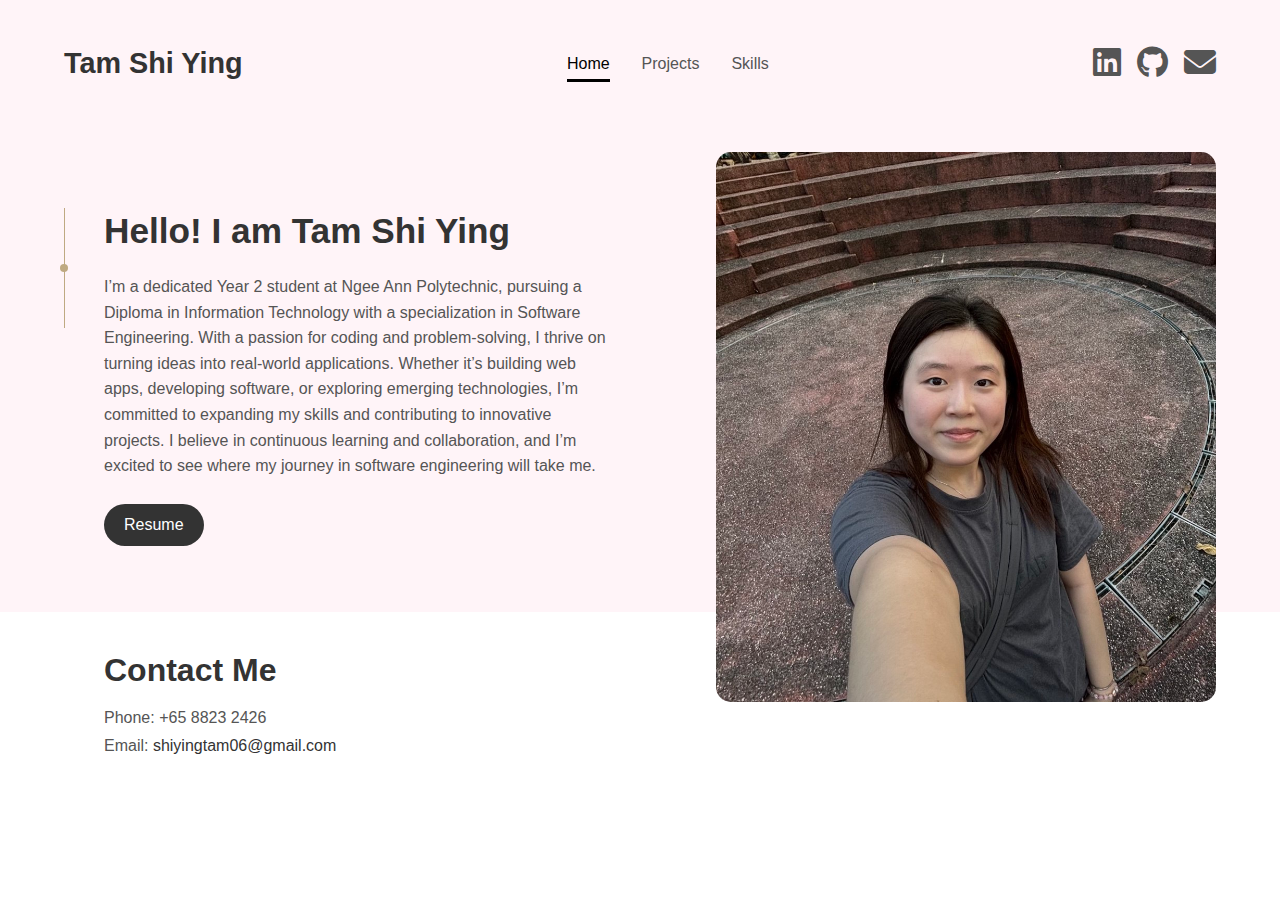
<file: index.html>
<!DOCTYPE html>
<html lang="en">
<head>
  <meta charset="UTF-8" />
  <meta name="viewport" content="width=device-width, initial-scale=1.0"/>
  <title>🚀shiying's website!</title>
  <!-- Include Font Awesome (CDN example) -->
  <link
    rel="stylesheet"
    href="https://cdnjs.cloudflare.com/ajax/libs/font-awesome/6.2.0/css/all.min.css"
    crossorigin="anonymous"
  />
  <link rel="stylesheet" href="styles.css" />
</head>
<body>

  <!-- Hero (includes nav) -->
  <section class="hero">
    <nav class="navbar container">
      <!-- Left: Logo -->
      <div class="logo">Tam Shi Ying</div>

      <!-- Center: Navigation Menu -->
      <ul class="nav-menu">
        <li class="active"><a href="#">Home</a></li>
        <li><a href="project.html">Projects</a></li>
        <li><a href="skills.html">Skills</a></li>
      </ul>

      <!-- Right: Social Icons -->
      <div class="nav-icons">
        <a href="https://www.linkedin.com/in/shi-ying-tam-44abb6272/" target="_blank">
          <i class="fab fa-linkedin"></i>
        </a>
        <a href="https://github.com/sshiyy" target="_blank">
          <i class="fab fa-github"></i>
        </a>
        <a href="mailto:shiyingtam06@gmail.com">
          <i class="fas fa-envelope"></i>
        </a>
      </div>

      <!-- Animated Sliding Marker -->
      <div class="nav-marker"></div>
    </nav>

    <!-- Hero Content -->
    <div class="hero-content container">
      <div class="hero-left">
        <!-- Decorative vertical line with a dot -->
        <div class="decorative-line">
          <div class="dot"></div>
        </div>
        
        <h1>Hello! I am Tam Shi Ying</h1>
        <p>
          I’m a dedicated Year 2 student at Ngee Ann Polytechnic, 
          pursuing a Diploma in Information Technology with a specialization 
          in Software Engineering. With a passion for coding and problem-solving, 
          I thrive on turning ideas into real-world applications. Whether it’s building web apps, 
          developing software, or exploring emerging technologies, I’m committed to expanding my skills 
          and contributing to innovative projects. I believe in continuous learning and collaboration, and I’m 
          excited to see where my journey in software engineering will take me.        </p>
        <a href="TamShiYing.pdf" download>
          <button class="hero-btn">Resume</button>
        </a>
      </div>

      <div class="hero-right">
        <div class="hero-image-container">
          <!-- Replace with your actual image -->
          <img 
            src="images/selfphoto.jpg" 
            alt="Hero" 
            class="hero-image" 
          />
        </div>
      </div>
    </div>
  </section>
  
<!-- Contact Info Section in white area -->
<section class="contact-info container">
  <div class="contact-content">
    <h2>Contact Me</h2>
    <p>Phone: +65 8823 2426</p>
    <p>Email: <a href="mailto:shiyingtam06@gmail.com">shiyingtam06@gmail.com</a></p>
  </div>
</section>


  <script>
    // Animated Sliding Marker Script
    const navMenu = document.querySelector('.nav-menu');
    const marker = document.querySelector('.nav-marker');
    const navItems = document.querySelectorAll('.nav-menu li');

    function updateMarker(element) {
      marker.style.left = element.offsetLeft + 'px';
      marker.style.width = element.offsetWidth + 'px';
    }

    navItems.forEach(item => {
      item.addEventListener('click', () => {
        navItems.forEach(i => i.classList.remove('active'));
        item.classList.add('active');
        updateMarker(item);
      });
    });

    // Set marker position on load and resize
    window.addEventListener('load', () => {
      const activeItem = document.querySelector('.nav-menu li.active');
      if (activeItem) updateMarker(activeItem);
    });

    window.addEventListener('resize', () => {
      const activeItem = document.querySelector('.nav-menu li.active');
      if (activeItem) updateMarker(activeItem);
    });
  </script>
</body>
</html>
</file>
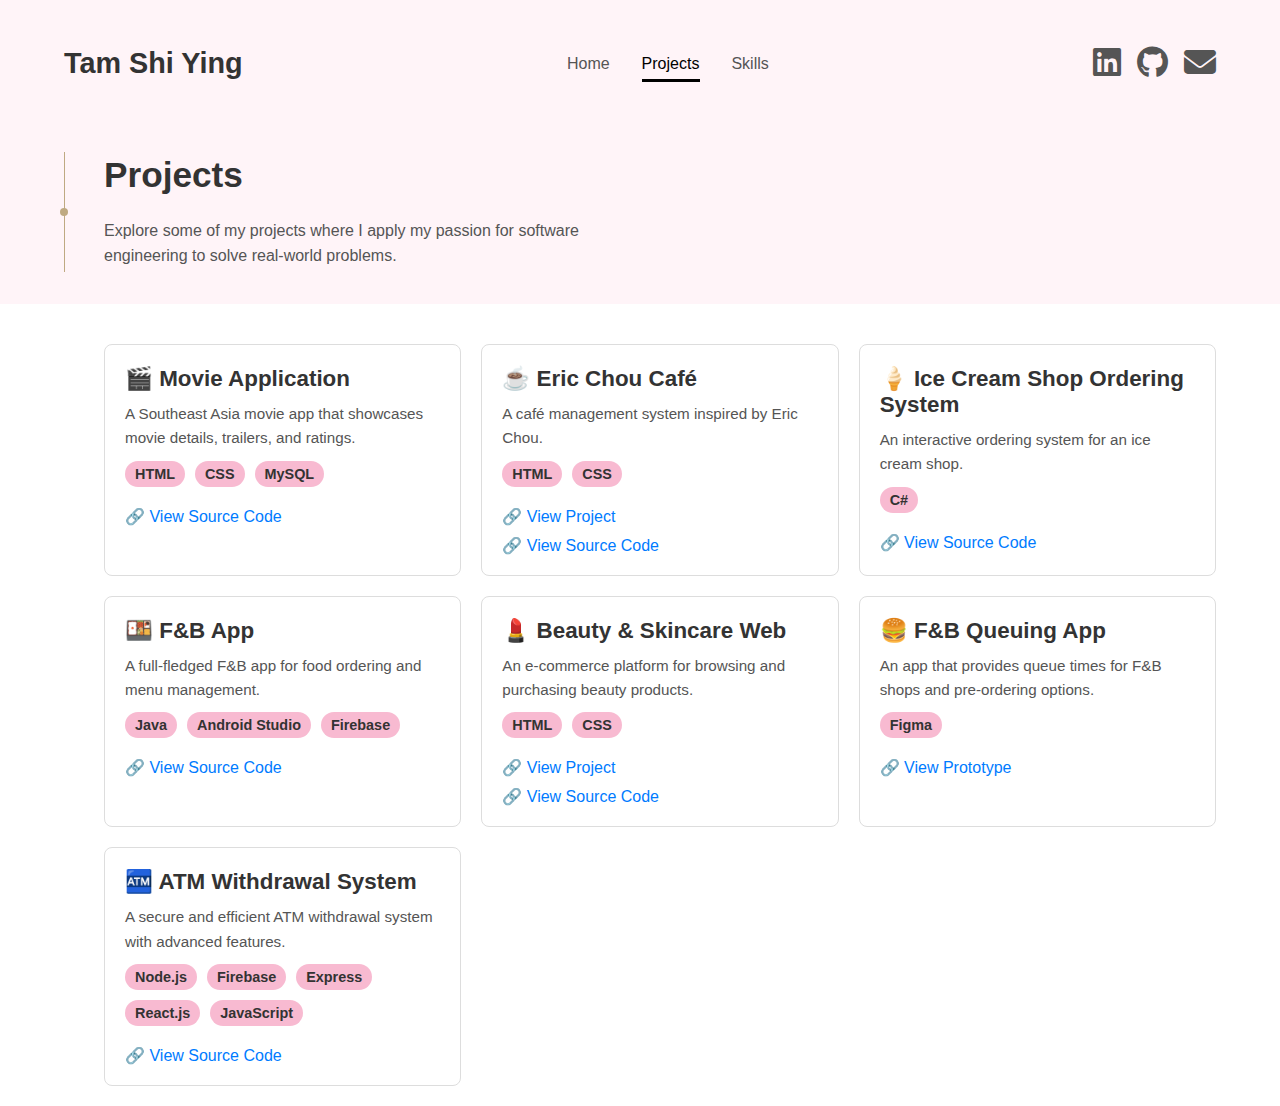
<file: project.html>
<!DOCTYPE html>
<html lang="en">
<head>
  <meta charset="UTF-8" />
  <meta name="viewport" content="width=device-width, initial-scale=1.0"/>
  <title>Projects | Tam Shi Ying</title>
  <!-- Include Font Awesome -->
  <link
    rel="stylesheet"
    href="https://cdnjs.cloudflare.com/ajax/libs/font-awesome/6.2.0/css/all.min.css"
    crossorigin="anonymous"
  />
  <link rel="stylesheet" href="styles.css" />
  <!-- Inline CSS for Modals (you can also add these to your styles.css) -->
  <style>
    /* Modal Overlay */
    .modal {
      display: none; /* Hidden by default */
      position: fixed;
      z-index: 1000;
      left: 0;
      top: 0;
      width: 100%;
      height: 100%;
      overflow: auto;
      background-color: rgba(0, 0, 0, 0.5);
    }
    /* Modal Content Box */
    .modal-content {
      background-color: #fff;
      margin: 10% auto; /* Centers modal vertically */
      padding: 40px;
      width: 80%;
      max-width: 800px; /* Increased size */
      border-radius: 8px;
      position: relative;
      overflow: hidden; /* To hide images that are not active */
    }

    .carousel-container {
      position: relative;
      width: 100%;
      height: 300px; /* Set a fixed height */
      margin-bottom: 90px;
      margin-top: 30px;
    }

    .carousel-images {
      display: flex;
      transition: transform 1s ease-in-out;
    }

    .carousel-images img {
      width: 100%;
      height: 100%;
      object-fit: cover;
    }
    .tech-stack {
      background-color: #ffffff;
      border-radius: 8px;
      display: flex;
      flex-wrap: wrap;
      gap: 10px;
      max-width: 300px;
      margin-top: 10px;
      margin-bottom: 20px;
    }

    .tech-stack span {
      background-color: #f8bad1; /* Pink background */
      padding: 5px 10px;
      border-radius: 20px;
      font-weight: bold;
      font-size: 0.9rem;
    }

    /* For stacking links vertically */
.project-links {
  display: flex;
  flex-direction: column; /* Stack links vertically */
  gap: 10px;
}

.project-links a {
  display: block; /* Make each link take full width */
}

 /* New Features Section */
 .features {
      margin-top: 20px;
    }

    .features h4 {
      font-size: 1.2rem;
      margin-bottom: 10px;
    }

    .features ul {
      list-style-type: disc;
      margin-left: 20px;
    }

    .features ul li {
      margin-bottom: 10px;
    }

  </style>
</head>
<body>
  <!-- Hero Section with Navigation -->
  <section class="hero">
    <nav class="navbar container">
      <!-- Left: Logo -->
      <div class="logo">Tam Shi Ying</div>
      <!-- Center: Navigation Menu -->
      <ul class="nav-menu">
        <li><a href="index.html">Home</a></li>
        <li class="active"><a href="project.html">Projects</a></li>
        <li><a href="skills.html">Skills</a></li>
      </ul>
      <!-- Right: Social Icons -->
      <div class="nav-icons">
        <a href="https://www.linkedin.com/in/shi-ying-tam-44abb6272/" target="_blank">
          <i class="fab fa-linkedin"></i>
        </a>
        <a href="https://github.com/sshiyy" target="_blank">
          <i class="fab fa-github"></i>
        </a>
        <a href="mailto:shiyingtam06@gmail.com">
          <i class="fas fa-envelope"></i>
        </a>
      </div>
      <!-- Animated Sliding Marker -->
      <div class="nav-marker"></div>
    </nav>
    <!-- Hero Content (Text Only) -->
    <div class="hero-content container">
      <div class="hero-left">
        <!-- Decorative vertical line with a dot (optional) -->
        <div class="decorative-line">
          <div class="dot"></div>
        </div>
        <h1>Projects</h1>
        <p>
          Explore some of my projects where I apply my passion for software engineering to solve real-world problems.
        </p>
      </div>
    </div>
  </section>

  <!-- Main Content: Projects Grid -->
  <section class="main-content container" id="projects">
    <div class="project-grid">
      <!-- Project 1 -->
      <div class="project" data-modal="#modal-project1">
        <h3>🎬 Movie Application</h3>
        <p>A Southeast Asia movie app that showcases movie details, trailers, and ratings.</p>
        <div class="tech-stack">
            <span>HTML</span>
            <span>CSS</span>
            <span>MySQL</span>
          </div>
        <a href="https://github.com/yihong-0-6/BED2024Apr_P04_T4" target="_blank">🔗 View Source Code</a>
      </div>
      <!-- Project 2 -->
      <div class="project" data-modal="#modal-project2">
        <h3>☕ Eric Chou Café</h3>
        <p>A café management system inspired by Eric Chou.</p>
        <div class="tech-stack">
            <span>HTML</span>
            <span>CSS</span>
          </div>
          <div class="project-links">
            <a href="https://sshiyy.github.io/fed-assignment-2/" target="_blank">🔗 View Project</a>
            <a href="https://github.com/sshiyy/fed-assignment-2" target="_blank">🔗 View Source Code</a>
          </div>
      </div>
      <!-- Project 3 -->
      <div class="project" data-modal="#modal-project3">
        <h3>🍦 Ice Cream Shop Ordering System</h3>
        <p>An interactive ordering system for an ice cream shop.</p>
        <div class="tech-stack">
            <span>C#</span>
          </div>
        <a href="https://github.com/sshiyy/prg_assignment" target="_blank">🔗 View Source Code</a>
      </div>
      <!-- Project 4 -->
      <div class="project" data-modal="#modal-project4">
        <h3>🍱 F&amp;B App</h3>
        <p>A full-fledged F&amp;B app for food ordering and menu management.</p>
        <div class="tech-stack">
            <span>Java</span>
            <span>Android Studio</span>
            <span>Firebase</span>
          </div>
        <a href="https://github.com/sshiyy/MAD24_P01_Team4" target="_blank">🔗 View Source Code</a>
      </div>
      <!-- Project 5 -->
      <div class="project" data-modal="#modal-project5">
        <h3>💄 Beauty &amp; Skincare Web</h3>
        <p>An e-commerce platform for browsing and purchasing beauty products.</p>
        <div class="tech-stack">
            <span>HTML</span>
            <span>CSS</span>
          </div>
          <div class="project-links">
            <a href="https://sshiyy.github.io/assessment-1/" target="_blank">🔗 View Project</a>
            <a href="https://github.com/sshiyy/assessment-1" target="_blank">🔗 View Source Code</a>
          </div>
      </div>
      <!-- Project 6 -->
      <div class="project" data-modal="#modal-project6">
        <h3>🍔 F&amp;B Queuing App</h3>
        <p>An app that provides queue times for F&amp;B shops and pre-ordering options.</p>
        <div class="tech-stack">
            <span>Figma</span>
          </div>
        <a href="https://www.figma.com/proto/22A31137Ri30IMp4THuuxK/DUX_Assg1_P04_TamShiYing?node-id=4-4" target="_blank">🔗 View Prototype</a>
      </div>
      <!-- Project 7 -->
      <div class="project" data-modal="#modal-project7">
        <h3>🏧 ATM Withdrawal System</h3>
        <p>A secure and efficient ATM withdrawal system with advanced features.</p>
        <div class="tech-stack">
            <span>Node.js</span>
            <span>Firebase</span>
            <span>Express</span>
            <span>React.js</span>
            <span>JavaScript</span>
          </div>
        <a href="https://github.com/Ian-NP/FSDPAssg_P04_Grp3" target="_blank">🔗 View Source Code</a>
      </div>
    </div>
  </section>

  <!-- Modals for Projects -->
  <!-- Modal for Project 1 -->
<div id="modal-project1" class="modal">
  <div class="modal-content">
    <h3>🎬 Movie Application</h3>
    <p>
      This movie application provides detailed information about Southeast Asian films, including trailers and ratings.
      Built using HTML, CSS, and MySQL.
    </p>
    
    <!-- Features Section -->
    <div class="features">
      <h4>Features for Users:</h4>
      <ul>
        <li>View Southeast Asia movies with detailed information.</li>
        <li>Watch trailers of selected movies.</li>
        <li>View ratings and reviews for each movie.</li>
        <li>Join communities to discuss movies with fellow enthusiasts.</li>
      </ul>

      <h4>Features for Developers:</h4>
      <ul>
        <li>Add new movies to the database.</li>
        <li>Remove movies from the database.</li>
        <li>Update movie details such as title, description, and genre.</li>
      </ul>
    </div>
  </div>
</div>

<!-- Modal for Project 2 -->
<div id="modal-project2" class="modal">
  <div class="modal-content">
    <h3>☕ Eric Chou Café</h3>
    <p>
      A café management system inspired by Eric Chou, offering an intuitive interface for managing café operations.
      Built with HTML and CSS.
    </p>
    
    <!-- Features Section -->
    <div class="features">
      <h4>Features for Users:</h4>
      <ul>
        <li>Play a fun game to earn points that can be used for discounts or rewards.</li>
        <li>View the café menu and place orders easily.</li>
        <li>Explore Eric Chou's latest album and music.</li>
      </ul>

      <h4>Features for Developers:</h4>
      <ul>
        <li>Add and manage menu items (food and drinks).</li>
        <li>Track user points and manage rewards system.</li>
        <li>Update the album content with new songs or albums from Eric Chou.</li>
        <li>Maintain the café's operational data and user orders.</li>
      </ul>
    </div>
  </div>
</div>

<!-- Modal for Project 3 -->
<div id="modal-project3" class="modal">
  <div class="modal-content">
    <h3>🍦 Ice Cream Shop Ordering System</h3>
    <p>
      An interactive ordering system for an ice cream shop developed in C#. It simplifies order processing and enhances the cashier's workflow.
    </p>
    
    <!-- Features Section -->
    <div class="features">
      <h4>Features for Cashiers:</h4>
      <ul>
        <li>Take customer orders for various ice cream flavors and toppings.</li>
        <li>Check if the customer is a member and view their membership status.</li>
        <li>Check and display the customer's current points balance.</li>
        <li>Allow customers to redeem their points for discounts on their order.</li>
        <li>Calculate the total order cost, including any discounts applied from points.</li>
        <li>Manage order history and track past customer transactions.</li>
        <li>Print receipts for customers, including their points and order details.</li>
      </ul>
    </div>
  </div>
</div>



<!-- Modal for Project 4 -->
<div id="modal-project4" class="modal">
  <div class="modal-content">
    <h3>🍱 F&B App</h3>
    <p>
      A full-fledged F&B application for food ordering and menu management, built using Java, Android Studio, and Firebase.
    </p>
    
    <!-- Features Section -->
    <div class="features">
      <h4>Features for Users:</h4>
      <ul>
        <li>Place food orders for delivery or dine-in based on preference.</li>
        <li>Create an account to save your orders, preferences, and payment methods.</li>
        <li>Earn points with every purchase and redeem them for discounts.</li>
        <li>Use the shop locator to find nearby restaurant locations.</li>
      </ul>

      <h4>Features for Developers:</h4>
      <ul>
        <li>Manage the menu by adding, updating, and removing food items.</li>
        <li>Track user accounts and manage user information such as orders and points.</li>
        <li>Implement a point system for users, allowing them to accumulate and redeem points for rewards.</li>
        <li>Integrate shop locator functionality to help users find nearby locations.</li>
        <li>Maintain the app's back-end database using Firebase for order and user data management.</li>
      </ul>
    </div>
  </div>
</div>

<!-- Modal for Project 5 -->
<div id="modal-project5" class="modal">
  <div class="modal-content">
    <h3>💄 Beauty &amp; Skincare Web</h3>
    <p>
      An e-commerce platform for browsing and purchasing beauty products, designed with a user-friendly interface using HTML and CSS.
    </p>
    
    <!-- Features Section -->
    <div class="features">
      <h4>Features for Users:</h4>
      <ul>
        <li>Create an account to track your orders and save your preferences.</li>
        <li>Browse through a wide range of skincare products and view their details.</li>
        <li>View product prices and descriptions before making a purchase.</li>
      </ul>
    </div>
  </div>
</div>

<!-- Modal for Project 6 -->
<div id="modal-project6" class="modal">
  <div class="modal-content">
    <h3>🍔 F&amp;B Queuing App</h3>
    <p>
      An app that provides queue times for F&amp;B shops and pre-ordering options, allowing users to manage their dining experience more conveniently.
    </p>
    
    <!-- Features Section -->
    <div class="features">
      <h4>Features for Users:</h4>
      <ul>
        <li>Create an account to track your orders, queue times, and dining preferences.</li>
        <li>Book a table in advance for dine-in orders.</li>
        <li>Order food for self-pickup if you're not dining in.</li>
        <li>Order for dine-in with a clear indication of wait times and queue numbers.</li>
        <li>Receive a queue number and track your place in the line in real-time.</li>
        <li>View real-time updates of the queue and receive notifications when your table is ready.</li>
      </ul>
    </div>
  </div>
</div>

  <!-- Modal for Project 7 -->
  <div id="modal-project7" class="modal">
    <div class="modal-content">
      <h3>🏧 ATM Withdrawal System</h3>
      <p>A secure ATM withdrawal system featuring advanced functionalities, built with Node.js, Firebase, Express, React.js, and JavaScript.</p>

      <!-- Carousel Container -->
      <div class="carousel-container">
        <div class="carousel-images">
          <img src="images/ocbc.png" alt="ATM Image 1">
          <img src="images/ocbc1.png" alt="ATM Image 2">
          <img src="images/ocbc2.png" alt="ATM Image 3">
          <img src="images/ocbc3.png" alt="ATM Image 4">
        </div>
      </div>
      <div class="features">
        <h4>Features:</h4>
        <ul>
          <li>Digital receipt instead of physical receipt</li>
          <li>NFC login, Face recognition, QR code login</li>
          <li>Pre-withdrawal</li>
          <li>Chatbot</li>
          <li>Foreign exchange</li>
        </ul>
      </div>
    </div>
  </div>

  <script>
    // Animated Sliding Marker Script
    const navMenu = document.querySelector('.nav-menu');
    const marker = document.querySelector('.nav-marker');
    const navItems = document.querySelectorAll('.nav-menu li');

    function updateMarker(element) {
      marker.style.left = element.offsetLeft + 'px';
      marker.style.width = element.offsetWidth + 'px';
    }

    navItems.forEach(item => {
      item.addEventListener('click', () => {
        navItems.forEach(i => i.classList.remove('active'));
        item.classList.add('active');
        updateMarker(item);
      });
    });

    window.addEventListener('load', () => {
      const activeItem = document.querySelector('.nav-menu li.active');
      if (activeItem) updateMarker(activeItem);
    });

    window.addEventListener('resize', () => {
      const activeItem = document.querySelector('.nav-menu li.active');
      if (activeItem) updateMarker(activeItem);
    });

    // Modal Script: Open modal when a project container is clicked (unless a link is clicked)
    const projectContainers = document.querySelectorAll('.project');
    projectContainers.forEach(project => {
      project.addEventListener('click', (e) => {
        if (!e.target.closest('a')) { // only trigger if a link wasn't clicked
          const modalSelector = project.getAttribute('data-modal');
          const modal = document.querySelector(modalSelector);
          if (modal) {
            modal.style.display = 'block';
          }
        }
      });
    });

    // Close modal when clicking outside the modal content
    window.addEventListener('click', event => {
      document.querySelectorAll('.modal').forEach(modal => {
        if (event.target === modal) {
          modal.style.display = 'none';
        }
      });
    });

    // Carousel: Auto-scroll images
    let currentIndex = 0;
    const images = document.querySelectorAll('.carousel-images img');
    const totalImages = images.length;

    function changeImage() {
      currentIndex = (currentIndex + 1) % totalImages;  // Loop back to the first image
      const offset = -currentIndex * 100;  // Move the carousel to the next image
      document.querySelector('.carousel-images').style.transform = `translateX(${offset}%)`;
    }

    setInterval(changeImage, 3000); // Change image every 3 seconds
  </script>
</body>
</html>
</file>
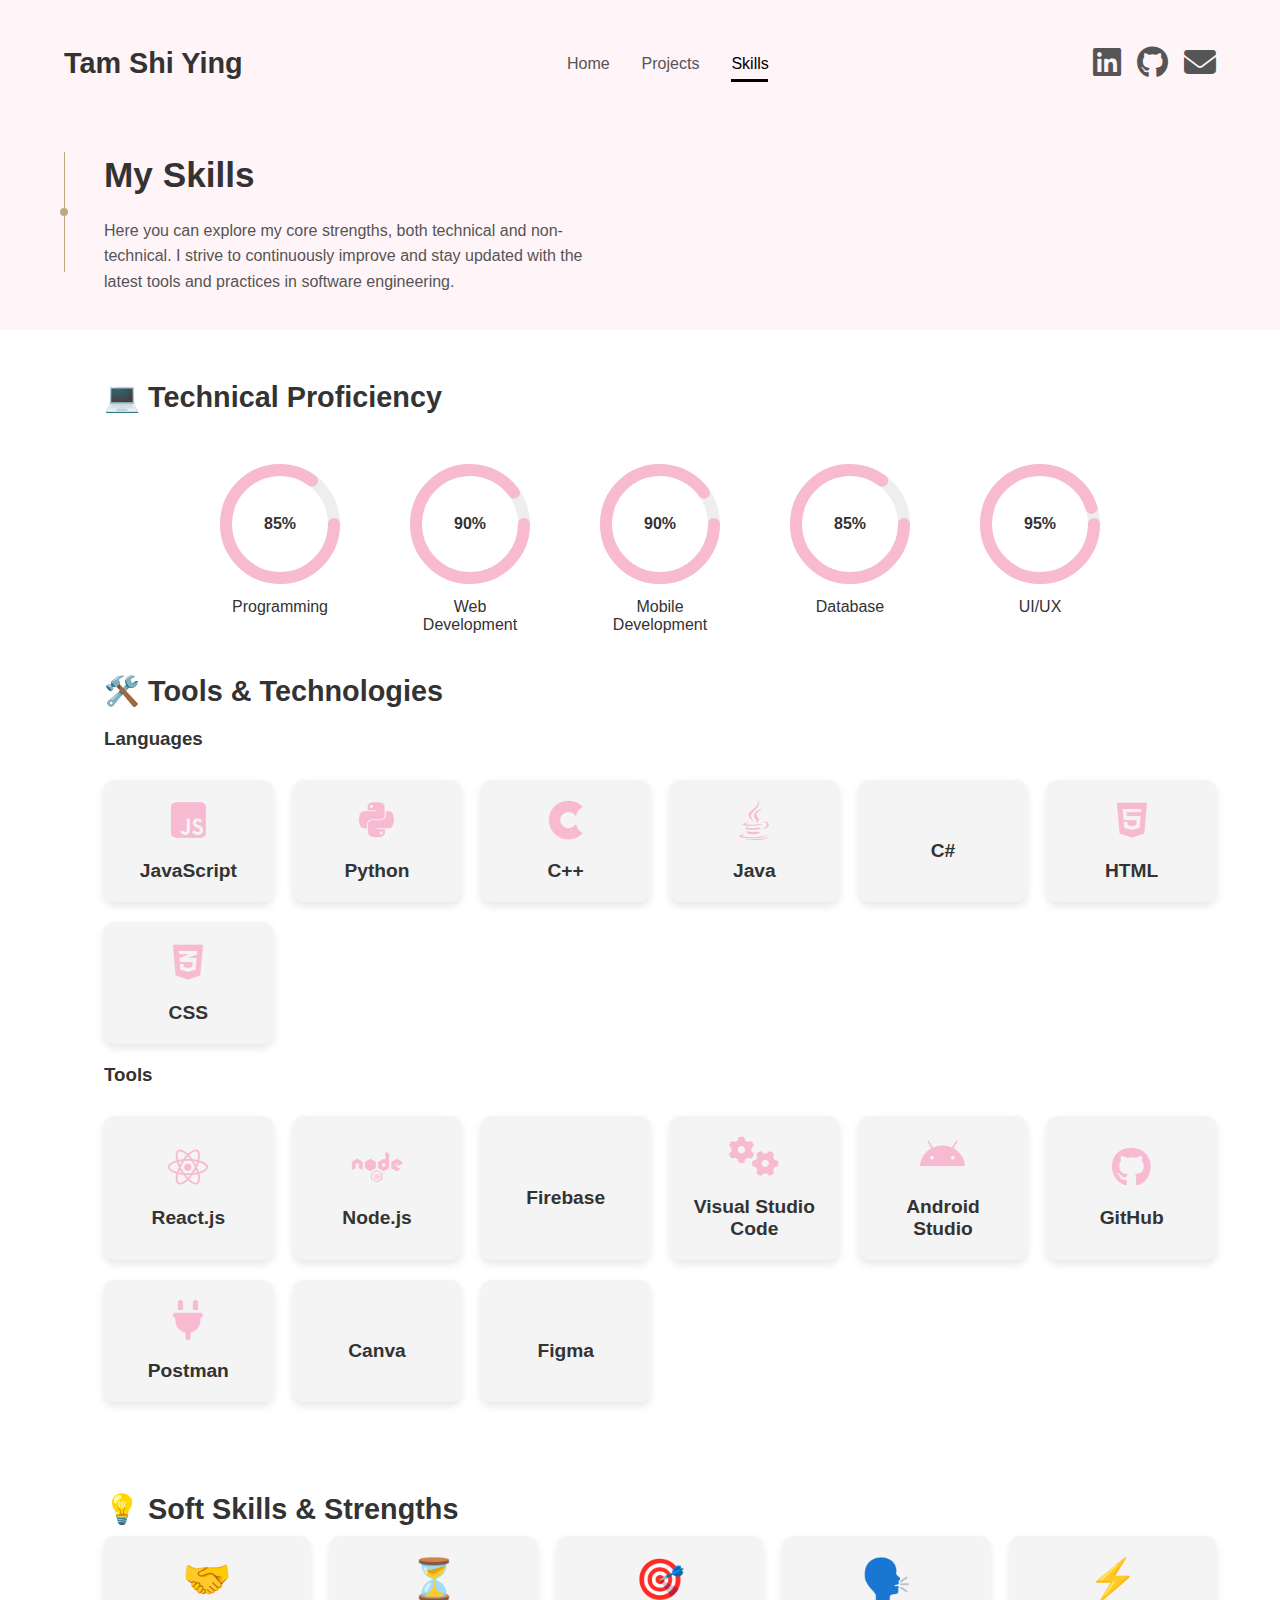
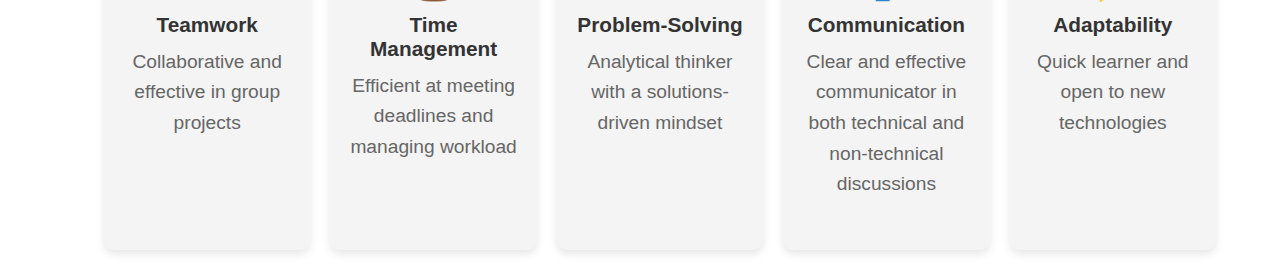
<file: skills.html>
<!DOCTYPE html>
<html lang="en">
<head>
  <meta charset="UTF-8" />
  <meta name="viewport" content="width=device-width, initial-scale=1.0"/>
  <title>Skills | Tam Shi Ying</title>
  <!-- Include Font Awesome (CDN example) -->
  <link
    rel="stylesheet"
    href="https://cdnjs.cloudflare.com/ajax/libs/font-awesome/6.2.0/css/all.min.css"
    crossorigin="anonymous"
  />
  <link rel="stylesheet" href="styles.css" />

  <!-- Inline CSS for circular progress bars (move to styles.css if you prefer) -->
  <style>
    /* Container for the radial progress circles */
    .tech-proficiency {
      display: flex;
      flex-wrap: wrap;
      gap: 30px; /* Adjusted gap */
      margin-top: 30px; /* Adjusted margin */
      justify-content: center; /* Center the circles */
    }

    .skill-circle {
      position: relative;
      width: 120px; /* Increased size */
      height: 120px; /* Increased size */
      margin: 20px; /* Adjusted margin */
    }

    .skill-circle svg {
      width: 120px; /* Increased size */
      height: 120px; /* Increased size */
    }

    /* The background circle */
    .skill-circle circle.bg {
      fill: none;
      stroke: #eee;
      stroke-width: 12; /* Increased stroke width */
    }

    .skill-circle circle.progress {
      fill: none;
      stroke-width: 12;
      stroke-linecap: round;
      stroke: #f8bad1;
      stroke-dasharray: 339.29;
      stroke-dashoffset: 339.29;
      transition: stroke-dashoffset 2s ease;
    }

    /* Centered text inside the circle */
    .skill-text {
      position: absolute;
      top: 50%;
      left: 50%;
      transform: translate(-50%, -50%);
      font-size: 1rem; /* Adjusted font size */
      font-weight: bold;
      color: #333;
    }

    /* Skill Label under each circle */
    .skill-label {
      text-align: center;
      margin-top: 10px;
      font-size: 1rem;
      color: #333;
    }

    /* Tools & Technologies Section */
    section.main-content.container {
      margin-top: 50px; /* Adjust this value to create the desired gap */
    }

    .tools-grid {
      display: grid;
      grid-template-columns: repeat(auto-fill, minmax(150px, 1fr)); /* Creates responsive grid */
      gap: 20px;
      margin-top: 30px;
      margin-bottom: 20px;
    }

    /* Tool Card */
    .tool-card {
      display: flex;
      flex-direction: column;
      align-items: center;
      justify-content: center;
      padding: 20px;
      border-radius: 10px;
      background-color: #f4f4f4;
      box-shadow: 0 4px 8px rgba(0, 0, 0, 0.1);
      transition: transform 0.3s ease, box-shadow 0.3s ease;
    }

    /* Tool Card Hover Effect */
    .tool-card:hover {
      transform: translateY(-5px);
      box-shadow: 0 6px 12px rgba(0, 0, 0, 0.2);
    }

    .tool-card i {
      font-size: 40px; /* Icon size */
      color: #f8bad1;
      margin-bottom: 10px;
    }

    .tool-card h3 {
      font-size: 1.2rem;
      font-weight: bold;
      color: #333;
      text-align: center;
      margin-top: 10px;
    }

   /* Soft Skills Section */
  #skills {
    margin-top: 50px; /* Adjust the gap from the top */
  }

  #skills h2 {
    font-size: 1.8rem;
    color: #333;
    font-weight: bold;
    margin-bottom: 10px;
  }

  #skills p {
    font-size: 1.2rem;
    color: #666;
    margin-bottom: 30px; /* More space between the description and the skills */
    text-align: center;
  }

  /* Container for all the skill cards */
  .skills-container {
    display: grid;
    grid-template-columns: repeat(auto-fill, minmax(200px, 1fr)); /* Responsive layout */
    gap: 20px;
    justify-items: center; /* Center align the cards */
  }

  /* Individual Skill Card */
  .skill-card {
    background-color: #f4f4f4;
    padding: 20px;
    border-radius: 10px;
    box-shadow: 0 4px 8px rgba(0, 0, 0, 0.1);
    text-align: center;
    transition: transform 0.3s ease, box-shadow 0.3s ease;
  }

  /* Hover effect for skill cards */
  .skill-card:hover {
    transform: translateY(-5px);
    box-shadow: 0 6px 12px rgba(0, 0, 0, 0.2);
  }

  /* Icon styling */
  .skill-card .icon {
    font-size: 40px; /* Icon size */
    color: #f8bad1;
    margin-bottom: 10px;
  }

  /* Title and description styling */
  .skill-card h3 {
    font-size: 1.3rem;
    font-weight: bold;
    color: #333;
    margin-bottom: 10px;
  }

  .skill-card p {
    font-size: 1rem;
    color: #666;
  }




  </style>
</head>
<body>

  <!-- Hero (includes nav) -->
  <section class="hero">
    <nav class="navbar container">
      <!-- Left: Logo -->
      <div class="logo">Tam Shi Ying</div>

      <!-- Center: Navigation Menu -->
      <ul class="nav-menu">
        <li><a href="index.html">Home</a></li>
        <li><a href="project.html">Projects</a></li>
        <li class="active"><a href="skills.html">Skills</a></li>
      </ul>

      <!-- Right: Social Icons -->
      <div class="nav-icons">
        <a href="https://www.linkedin.com/in/shi-ying-tam-44abb6272/" target="_blank">
          <i class="fab fa-linkedin"></i>
        </a>
        <a href="https://github.com/sshiyy" target="_blank">
          <i class="fab fa-github"></i>
        </a>
        <a href="mailto:shiyingtam06@gmail.com">
          <i class="fas fa-envelope"></i>
        </a>
      </div>

      <!-- Animated Sliding Marker -->
      <div class="nav-marker"></div>
    </nav>

    <!-- Hero Content -->
    <div class="hero-content container">
      <div class="hero-left">
        <!-- Decorative vertical line with a dot -->
        <div class="decorative-line">
          <div class="dot"></div>
        </div>
        
        <h1>My Skills</h1>
        <p>
          Here you can explore my core strengths, both technical and non-technical.
          I strive to continuously improve and stay updated with the latest tools 
          and practices in software engineering.
        </p>
      </div>
      <!-- (No hero-right image here, but you can add if desired) -->
    </div>
  </section>

    <!-- Technical Proficiency Section -->
    <section class="main-content container">
        <h2>💻 Technical Proficiency</h2>
        <div class="tech-proficiency">
          <!-- Circle #1: Programming (85%) -->
          <div class="skill-circle">
            <svg width="120" height="120">
              <circle class="bg" cx="60" cy="60" r="54" stroke-width="20"></circle>
              <circle class="progress" cx="60" cy="60" r="54" stroke-width="20"></circle>
            </svg>
            <div class="skill-text">85%</div>
            <div class="skill-label">Programming</div>
          </div>
          <!-- Circle #2: Web Development (90%) -->
          <div class="skill-circle">
            <svg width="120" height="120">
              <circle class="bg" cx="60" cy="60" r="54" stroke-width="20"></circle>
              <circle class="progress" cx="60" cy="60" r="54" stroke-width="20"></circle>
            </svg>
            <div class="skill-text">90%</div>
            <div class="skill-label">Web Development</div>
          </div>
          <!-- Circle #3: Mobile Development (90%) -->
          <div class="skill-circle">
            <svg width="120" height="120">
              <circle class="bg" cx="60" cy="60" r="54" stroke-width="20"></circle>
              <circle class="progress" cx="60" cy="60" r="54" stroke-width="20"></circle>
            </svg>
            <div class="skill-text">90%</div>
            <div class="skill-label">Mobile Development</div>
          </div>
          <!-- Circle #4: Database (85%) -->
          <div class="skill-circle">
            <svg width="120" height="120">
              <circle class="bg" cx="60" cy="60" r="54" stroke-width="20"></circle>
              <circle class="progress" cx="60" cy="60" r="54" stroke-width="20"></circle>
            </svg>
            <div class="skill-text">85%</div>
            <div class="skill-label">Database</div>
          </div>
          <!-- Circle #5: UI/UX (95%) -->
          <div class="skill-circle">
            <svg width="120" height="120">
              <circle class="bg" cx="60" cy="60" r="54" stroke-width="20"></circle>
              <circle class="progress" cx="60" cy="60" r="54" stroke-width="20"></circle>
            </svg>
            <div class="skill-text">95%</div>
            <div class="skill-label">UI/UX</div>
          </div>
        </div>
      </section>
    
      <script>
        // Function to calculate stroke-dashoffset based on percentage
        function getDashOffset(percentage) {
          const maxOffset = 339.29;  // Full circle circumference (2 * PI * r)
          return maxOffset - (maxOffset * percentage / 100); 
        }
    
        // Animate circles on page load
        window.addEventListener('load', function() {
          const circles = document.querySelectorAll('.skill-circle .progress');
    
          // Set stroke-dashoffset for each circle
          circles[0].style.strokeDashoffset = getDashOffset(85); // Programming 85%
          circles[1].style.strokeDashoffset = getDashOffset(90); // Web Development 90%
          circles[2].style.strokeDashoffset = getDashOffset(90); // Mobile Development 90%
          circles[3].style.strokeDashoffset = getDashOffset(85); // Database 85%
          circles[4].style.strokeDashoffset = getDashOffset(95); // UI/UX 95%
        });
      </script>
    

  <!-- Tools & Technologies Section -->
  <section class="main-content container">
    <h2>🛠️ Tools & Technologies</h2>
    
    <h3>Languages</h3>
    <div class="tools-grid">
      <!-- Languages -->
      <div class="tool-card">
        <i class="fab fa-js-square"></i>
        <h3>JavaScript</h3>
      </div>
      <div class="tool-card">
        <i class="fab fa-python"></i>
        <h3>Python</h3>
      </div>
      <div class="tool-card">
        <i class="fab fa-cuttlefish"></i> <!-- You can replace this with a C++ logo or similar -->
        <h3>C++</h3>
      </div>
      <div class="tool-card">
        <i class="fab fa-java"></i>
        <h3>Java</h3>
      </div>
      <div class="tool-card">
        <i class="fab fa-c-sharp"></i> <!-- C# icon -->
        <h3>C#</h3>
      </div>
      <div class="tool-card">
        <i class="fab fa-html5"></i>
        <h3>HTML</h3>
      </div>
      <div class="tool-card">
        <i class="fab fa-css3-alt"></i>
        <h3>CSS</h3>
      </div>
    </div>

    <h3>Tools</h3>
    <div class="tools-grid">
      <!-- Tools -->
      <div class="tool-card">
        <i class="fab fa-react"></i>
        <h3>React.js</h3>
      </div>
      <div class="tool-card">
        <i class="fab fa-node"></i>
        <h3>Node.js</h3>
      </div>
      <div class="tool-card">
        <i class=""></i> <!-- Firebase icon can also be used -->
        <h3>Firebase</h3>
      </div>
      <div class="tool-card">
        <i class="fas fa-cogs"></i> <!-- Adjust as needed, or replace with Figma icon -->
        <h3>Visual Studio Code</h3>
      </div>
      <div class="tool-card">
        <i class="fab fa-android"></i> <!-- Android Studio icon -->
        <h3>Android Studio</h3>
      </div>
      <div class="tool-card">
        <i class="fab fa-github"></i> <!-- GitHub icon -->
        <h3>GitHub</h3>
      </div>
      <div class="tool-card">
        <i class="fas fa-plug"></i> <!-- Postman icon (you can use the Postman logo if available) -->
        <h3>Postman</h3>
      </div>
      <div class="tool-card">
        <i class="fab fa-canva"></i> <!-- Canva icon -->
        <h3>Canva</h3>
      </div>
      <div class="tool-card">
        <i class="fab fa-fig"></i> 
        <h3>Figma</h3>
      </div>
    </div>
  </section>

  <!-- Soft Skills & Strengths Section -->
<section id="skills" class="main-content container">
    <h2>💡 Soft Skills & Strengths</h2>

    <!-- Skill Cards -->
    <div class="skills-container">
        <div class="skill-card">
            <div class="icon">🤝</div>
            <h3>Teamwork</h3>
            <p>Collaborative and effective in group projects</p>
        </div>
        <div class="skill-card">
            <div class="icon">⏳</div>
            <h3>Time Management</h3>
            <p>Efficient at meeting deadlines and managing workload</p>
        </div>
        <div class="skill-card">
            <div class="icon">🎯</div>
            <h3>Problem-Solving</h3>
            <p>Analytical thinker with a solutions-driven mindset</p>
        </div>
        <div class="skill-card">
            <div class="icon">🗣️</div>
            <h3>Communication</h3>
            <p>Clear and effective communicator in both technical and non-technical discussions</p>
        </div>
        <div class="skill-card">
            <div class="icon">⚡</div>
            <h3>Adaptability</h3>
            <p>Quick learner and open to new technologies</p>
        </div>
    </div>
</section>


  <script>
    // Animated Sliding Marker Script
    const navMenu = document.querySelector('.nav-menu');
    const marker = document.querySelector('.nav-marker');
    const navItems = document.querySelectorAll('.nav-menu li');

    function updateMarker(element) {
      marker.style.left = element.offsetLeft + 'px';
      marker.style.width = element.offsetWidth + 'px';
    }

    navItems.forEach(item => {
      item.addEventListener('click', () => {
        navItems.forEach(i => i.classList.remove('active'));
        item.classList.add('active');
        updateMarker(item);
      });
    });

    // Set marker position on load and resize
    window.addEventListener('load', () => {
      const activeItem = document.querySelector('.nav-menu li.active');
      if (activeItem) updateMarker(activeItem);
    });

    window.addEventListener('resize', () => {
      const activeItem = document.querySelector('.nav-menu li.active');
      if (activeItem) updateMarker(activeItem);
    });
  </script>
</body>
</html>
</file>
<file: styles.css>
/* Reset */
* {
  margin: 0;
  padding: 0;
  box-sizing: border-box;
}

/* Body: pure white background */
body {
  background-color: #fff; 
  font-family: 'Arial', sans-serif;
  color: #333;
}

/* A general container for max-width */
.container {
  width: 90%;
  max-width: 1200px;
  margin: 0 auto;
}

/* HERO SECTION */
.hero {
  background-color: #fff4f8;
  padding: 30px 0 10px;
}

/* NAVIGATION */
.navbar {
  position: relative;
  display: grid;
  grid-template-columns: auto 1fr auto;
  align-items: center;
  margin-top: 15px;
  margin-bottom: 70px;
}

.logo {
  font-size: 1.8rem;
  font-weight: bold;
  color: #333;
}

.nav-menu {
  display: flex;
  justify-content: center;
  gap: 2rem;
  list-style: none;
}

.nav-menu a {
  text-decoration: none;
  color: #555;
  font-size: 1rem;
  transition: color 0.3s;
}

.nav-menu a:hover {
  color: #000;
}

.nav-menu li.active a {
  color: #000;
}

.nav-icons {
  display: flex;
  gap: 1rem;
}

.nav-icons a {
  color: #555;
  font-size: 2rem;
  transition: color 0.3s;
}

.nav-icons a:hover {
  color: #000;
}

.nav-marker {
  position: absolute;
  bottom: 0;
  left: 0;
  height: 3px;
  background: #000;
  transition: left 0.3s, width 0.3s;
}

/* HERO CONTENT LAYOUT */
.hero-content {
  display: flex;
  align-items: center;
  justify-content: space-between;
  gap: 30px;
  flex-wrap: wrap;
  /* Remove any top margin or padding */
  margin-top: 0;
  padding-top: 0;
}

/* LEFT SIDE TEXT & DECORATIVE LINE */
.hero-left {
  flex: 1;
  max-width: 550px;
  position: relative;
  padding-left: 40px;
  margin-top: 0; /* ensure no extra margin at the top */
}

.hero-category {
  display: inline-block;
  font-size: 0.9rem;
  color: #bfa982;
  margin-bottom: 10px;
  text-transform: uppercase;
  letter-spacing: 1px;
}

.hero-left h1 {
  font-size: 2.2rem;
  margin-bottom: 20px;
  line-height: 1.3;
  color: #333;
}

.hero-left p {
  font-size: 1rem;
  line-height: 1.6;
  margin-bottom: 25px;
  color: #555;
}

.hero-btn {
  background-color: #333;
  color: #fff;
  padding: 12px 20px;
  border: none;
  font-size: 1rem;
  cursor: pointer;
  transition: background-color 0.3s;
  border-radius: 50px;
}

.hero-btn:hover {
  background-color: #555;
}

/* DECORATIVE VERTICAL LINE WITH A DOT */
.decorative-line {
  position: absolute;
  left: 0;
  top: 0;
  width: 1px;
  height: 120px;
  background-color: #bfa982;
}

.dot {
  position: absolute;
  left: -4px;
  top: 50%;
  transform: translateY(-50%);
  width: 8px;
  height: 8px;
  background-color: #bfa982;
  border-radius: 50%;
}

/* RIGHT SIDE IMAGE & CIRCULAR BACKGROUND */
.hero-right {
  flex-shrink: 0;
  position: relative;
  margin-top: 0; /* ensure no extra top margin */
}

.hero-image-container {
  position: relative;
  width: 500px;
  height: 550px;
  margin-bottom: -100px;
  /* Removed margin-top to align with nav bar */
}

.hero-image-container::before {
  content: "";
  position: absolute;
  top: 40px;
  left: -30px;
  width: 350px;
  height: 350px;
  border-radius: 50%;
  background-color: #f3ede9;
  z-index: -1;
}

.hero-image {
  width: 100%;
  height: 100%;
  object-fit: cover;
  border-radius: 15px;
  /* Removed margin-top so it starts at the container top */
}

/* MAIN CONTENT SECTION (white background) */
.main-content {
  background-color: #fff;
  margin-top: 25px;
  padding-left: 40px;
  padding-bottom: 20px;;
}

.main-content h2 {
  font-size: 1.8rem;
  margin-bottom: 20px;
}

.main-content p {
  font-size: 1rem;
  line-height: 1.6;
}

/* CONTACT INFO SECTION */
.contact-info {
  background-color: #fff;
  padding: 40px 0;
}

.contact-info h2 {
  font-size: 2rem;
  margin-bottom: 20px;
  color: #333;
}

.contact-info p {
  margin: 10px 0;
  font-size: 1rem;
  color: #555;
}

.contact-content {
  padding-left: 40px;
  text-align: left;
}

.contact-info a {
  color: #333;
  text-decoration: none;
  transition: color 0.3s;
}

.contact-info a:hover {
  color: #000;
}

/* PROJECT GRID STYLES */
.project-grid {
  display: grid;
  grid-template-columns: repeat(auto-fit, minmax(300px, 1fr));
  gap: 20px;
  margin-top: 40px;
}

.project {
  background-color: #fff;
  padding: 20px;
  border: 1px solid #ddd;
  border-radius: 8px;
  transition: box-shadow 0.3s;
}

.project:hover {
  box-shadow: 0 4px 8px rgba(0, 0, 0, 0.1);
}

.project h3 {
  font-size: 1.4rem;
  margin-bottom: 10px;
  color: #333;
}

.project p {
  margin-bottom: 10px;
  font-size: 0.95rem;
  color: #555;
}

.project a {
  text-decoration: none;
  color: #007BFF;
  transition: color 0.3s;
}

.project a:hover {
  color: #0056b3;
}
</file>
